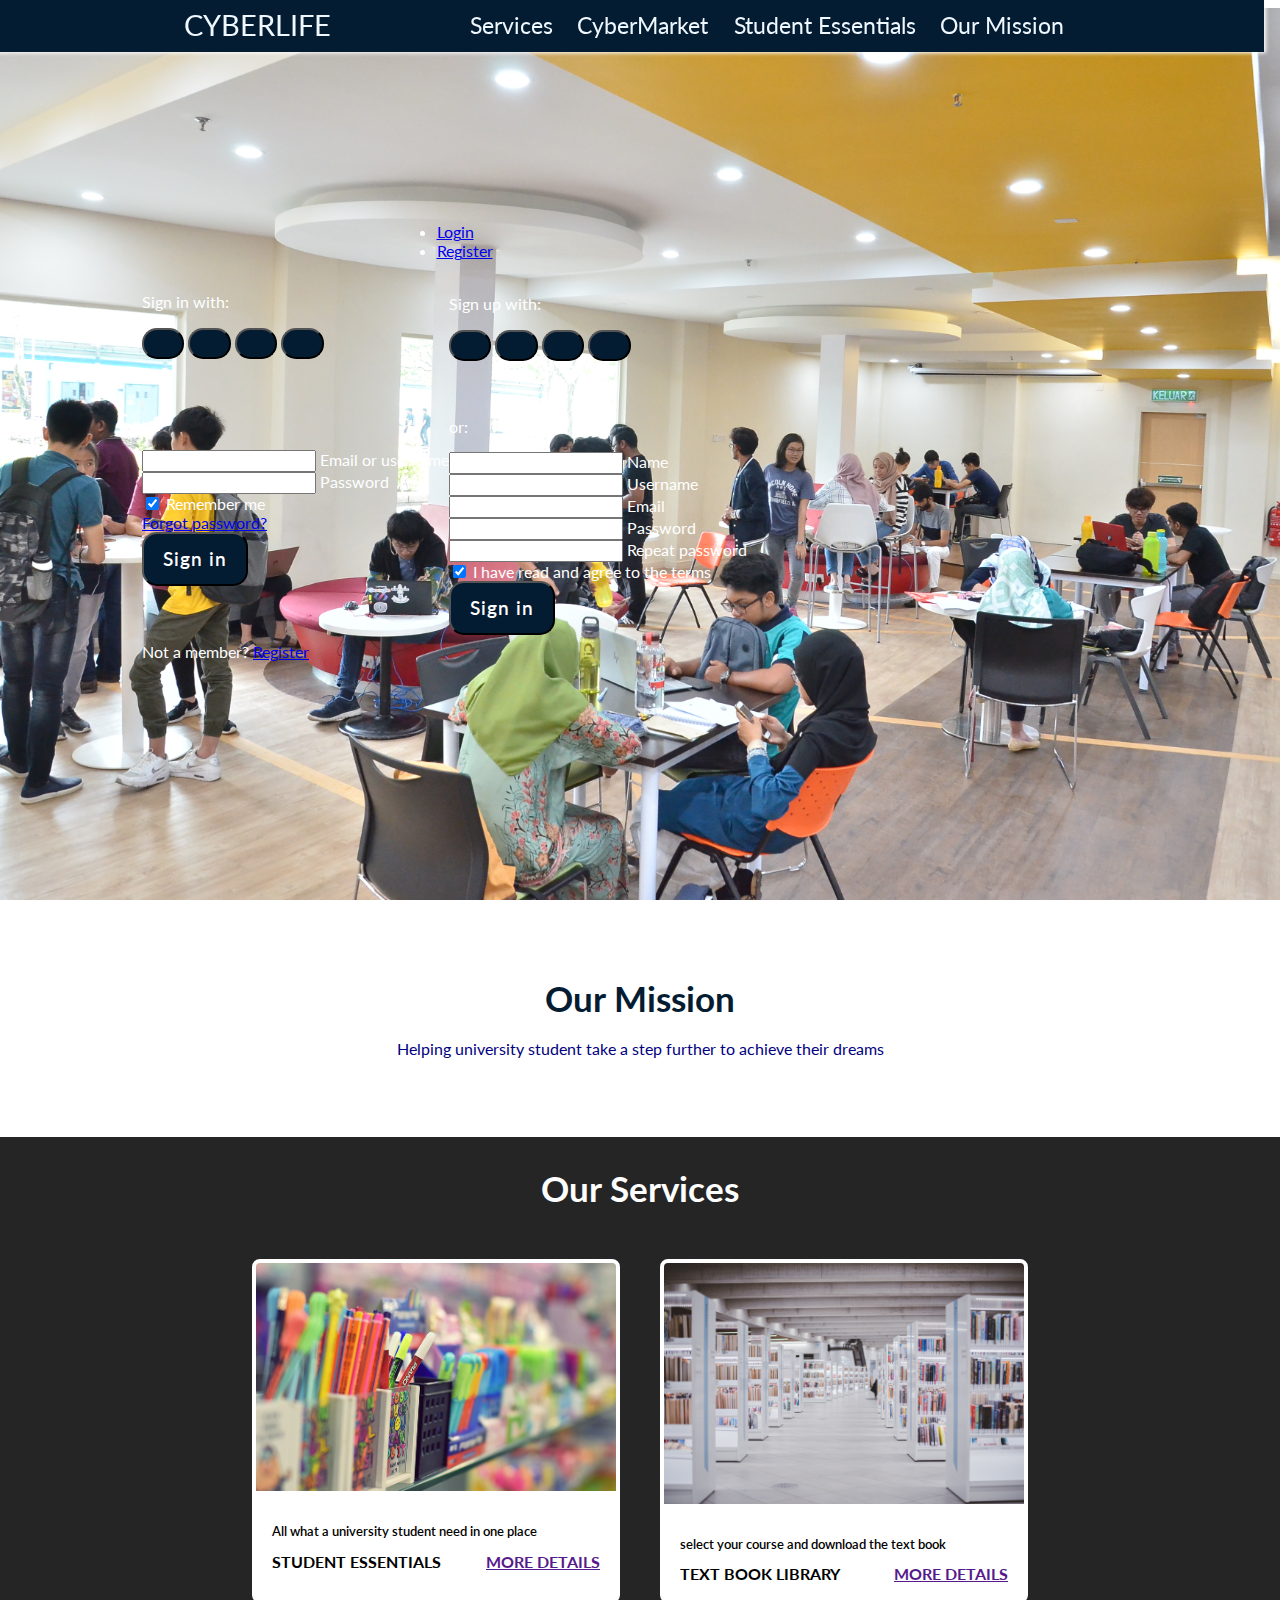
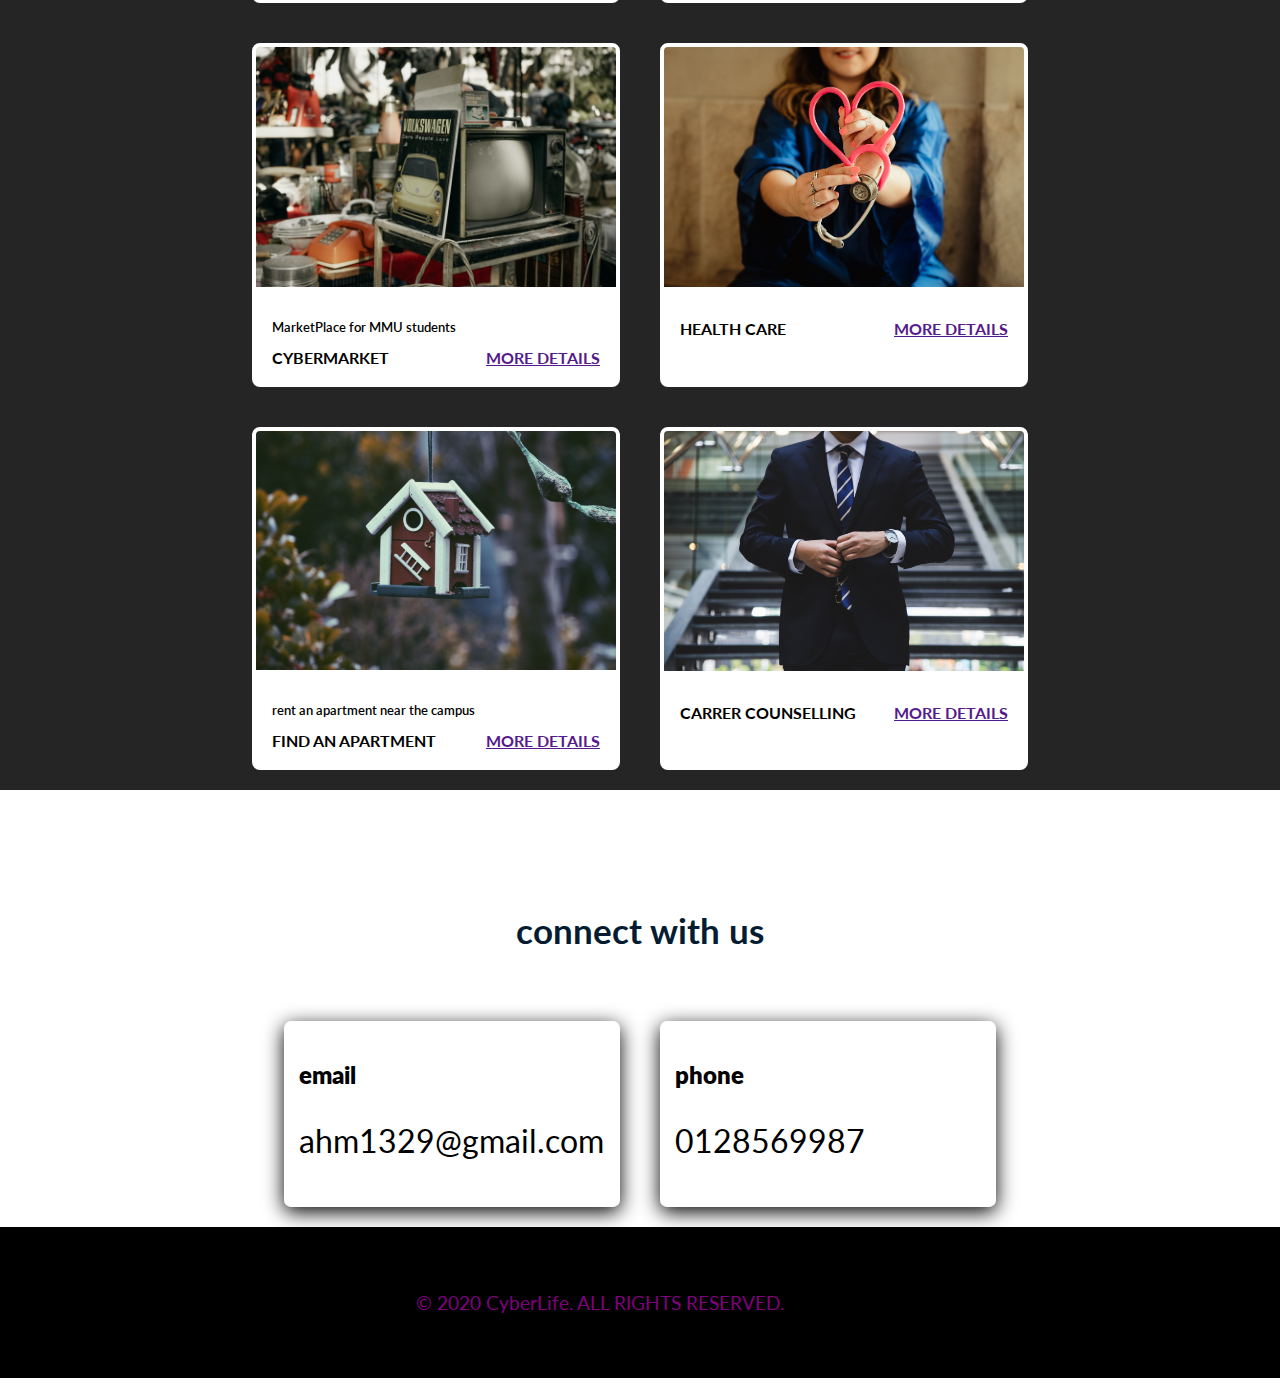
<file: index.html>
<!DOCTYPE html>
<html lang="en">
  <head>
    <meta charset="UTF-8" />
    <meta http-equiv="X-UA-Compatible" content="IE=edge" />
    <meta name="viewport" content="width=device-width, initial-scale=1.0" />
    <link rel="stylesheet" href="cyberlife.css" />
    <link href="https://cdn.jsdelivr.net/npm/bootstrap@5.0.2/dist/css/bootstrap.min.css" rel="stylesheet" integrity="sha384-EVSTQN3/azprG1Anm3QDgpJLIm9Nao0Yz1ztcQTwFspd3yD65VohhpuuCOmLASjC" crossorigin="anonymous">
    <link rel="stylesheet" href="https://cdnjs.cloudflare.com/ajax/libs/font-awesome/6.2.0/css/all.min.css" integrity="sha512-xh6O/CkQoPOWDdYTDqeRdPCVd1SpvCA9XXcUnZS2FmJNp1coAFzvtCN9BmamE+4aHK8yyUHUSCcJHgXloTyT2A==" crossorigin="anonymous" referrerpolicy="no-referrer" />
    <title>CyberLife </title>
    <link rel="icon" href="images/connectdevelop.svg" type="image/icon type"> 
 
  </head>
  <!-- header and main menu with logo -->
  <body>
    <header>
      <a href=" " class="logo">CyberLife</a>
      <nav>
        <a href="#services">Services</a>
        <a href="#projects">CyberMarket </a>
        <a href="#contact">Student Essentials</a>
        <a href="#ourmission" >Our Mission </a>
      </nav>
    </header>

    <!-- Main section -->
    <section class="main">
      <div>
        <!-- <h2>hello Im Ahmed Sarhan <br /><span>Helping university student take a step further to achieve their dreams </span></h2>
        <h3>I build attractive websites</h3>
        <a href="#projects" class="btn"> view my work</a> -->

<!-- login promt -->
     <!-- Pills navs -->
    
<div class="login">

<ul class="nav nav-pills nav-justified mb-3" id="ex1" role="tablist">
    <li class="nav-item" role="presentation">
      <a class="nav-link active" id="tab-login" data-mdb-toggle="pill" href="#pills-login" role="tab"
        aria-controls="pills-login" aria-selected="true">Login</a>
    </li>
    <li class="nav-item" role="presentation">
      <a class="nav-link" id="tab-register" data-mdb-toggle="pill" href="#pills-register" role="tab"
        aria-controls="pills-register" aria-selected="false">Register</a>
    </li>
  </ul>
  <!-- Pills navs -->
  
  <!-- Pills content -->
  <div class="tab-content form " >
    <div class="tab-pane fade show active" id="pills-login" role="tabpanel" aria-labelledby="tab-login">
      <form>
        <div class="text-center mb-3">
          <p>Sign in with:</p>
          <button type="button" class="btn btn-link btn-floating mx-1">
            <i class="fab fa-facebook-f"></i>
          </button>
  
          <button type="button" class="btn btn-link btn-floating mx-1">
            <i class="fab fa-google"></i>
          </button>
  
          <button type="button" class="btn btn-link btn-floating mx-1">
            <i class="fab fa-twitter"></i>
          </button>
  
          <button type="button" class="btn btn-link btn-floating mx-1">
            <i class="fab fa-github"></i>
          </button>
        </div>
  
        <p class="text-center">or:</p>
  
        <!-- Email input -->
        <div class="form-outline mb-4">
          <input type="email" id="loginName" class="form-control" />
          <label class="form-label" for="loginName">Email or username</label>
        </div>
  
        <!-- Password input -->
        <div class="form-outline mb-4">
          <input type="password" id="loginPassword" class="form-control" />
          <label class="form-label" for="loginPassword">Password</label>
        </div>
  
        <!-- 2 column grid layout -->
        <div class="row mb-4">
          <div class="col-md-6 d-flex justify-content-center">
            <!-- Checkbox -->
            <div class="form-check mb-3 mb-md-0">
              <input class="form-check-input" type="checkbox" value="" id="loginCheck" checked />
              <label class="form-check-label" for="loginCheck"> Remember me </label>
            </div>
          </div>
  
          <div class="col-md-6 d-flex justify-content-center">
            <!-- Simple link -->
            <a href="#!">Forgot password?</a>
          </div>
        </div>
  
        <!-- Submit button -->
        <button type="submit" class="btn btn-primary btn-block mb-4">Sign in</button>
  
        <!-- Register buttons -->
        <div class="text-center">
          <p>Not a member? <a href="#!">Register</a></p>
        </div>
      </form>
    </div>
    <div class="tab-pane fade" id="pills-register" role="tabpanel" aria-labelledby="tab-register">
      <form>
        <div class="text-center mb-3">
          <p>Sign up with:</p>
          <button type="button" class="btn btn-link btn-floating mx-1">
            <i class="fab fa-facebook-f"></i>
          </button>
  
          <button type="button" class="btn btn-link btn-floating mx-1">
            <i class="fab fa-google"></i>
          </button>
  
          <button type="button" class="btn btn-link btn-floating mx-1">
            <i class="fab fa-twitter"></i>
          </button>
  
          <button type="button" class="btn btn-link btn-floating mx-1">
            <i class="fab fa-github"></i>
          </button>
        </div>
  
        <p class="text-center">or:</p>
  
        <!-- Name input -->
        <div class="form-outline mb-4">
          <input type="text" id="registerName" class="form-control" />
          <label class="form-label" for="registerName">Name</label>
        </div>
  
        <!-- Username input -->
        <div class="form-outline mb-4">
          <input type="text" id="registerUsername" class="form-control" />
          <label class="form-label" for="registerUsername">Username</label>
        </div>
  
        <!-- Email input -->
        <div class="form-outline mb-4">
          <input type="email" id="registerEmail" class="form-control" />
          <label class="form-label" for="registerEmail">Email</label>
        </div>
  
        <!-- Password input -->
        <div class="form-outline mb-4">
          <input type="password" id="registerPassword" class="form-control" />
          <label class="form-label" for="registerPassword">Password</label>
        </div>
  
        <!-- Repeat Password input -->
        <div class="form-outline mb-4">
          <input type="password" id="registerRepeatPassword" class="form-control" />
          <label class="form-label" for="registerRepeatPassword">Repeat password</label>
        </div>
  
        <!-- Checkbox -->
        <div class="form-check d-flex justify-content-center mb-4">
          <input class="form-check-input me-2" type="checkbox" value="" id="registerCheck" checked
            aria-describedby="registerCheckHelpText" />
          <label class="form-check-label" for="registerCheck">
            I have read and agree to the terms
          </label>
        </div>
  
        <!-- Submit button -->
        <button type="submit" class="btn btn-primary btn-block mb-3">Sign in</button>
      </form>
    </div>
  </div>
  <!-- Pills content -->

</div>
  <!-- end of login promt -->


        <div class="social-icons">
          <a href=""> <i class="fa-brands fa-github"></i></a>
          <a href=""><i class="fa-brands fa-linkedin"></i></a>
          <a href=""><i class="fa-brands fa-instagram"></i></a>
          <a href=""><i class="fa-brands fa-youtube"></i></a>
        </div>
      </div>
    </section>

    <!-- services section -->
    <section class="cards-services" id="services">
        <h2 class="title"><a href=""><i class="fa-solid fa-star"></i></a>Our Mission <a href=""><i class="fa-solid fa-star"></i></a></h2>
        <h2></h2>
        <div class="content" id="mission">

             Helping university student take a step further to achieve their dreams



        </div>

    </section>
    <!-- projects section -->
    <section class="projects" id="projects">
        <h2 class="title">
            Our Services
        </h2>
        <div class="content">

            <div class="project-card">
                <div class="projects-image">
                    <img src="images/lumensoft-technologies-pSz3JFTDZMA-unsplash.jpg" alt="cyber">
                </div>
                <div class="project-info">
                    <p class="project-category">All what a university student need in one place</p>
                    <strong class="project-title"><span>Student Essentials </span><a href="" class="">more details</a></strong>
                </div>
            </div>
            <div class="project-card">
                <div class="projects-image">
                    <img src="images/ryunosuke-kikuno-FKqxZ58bVjU-unsplash.jpg" alt="cyber">
                </div>
                <div class="project-info">
                    <p class="project-category"> select your course and download the text book</p>
                    <strong class="project-title"><span>Text book library</span><a href="" class="">more details</a></strong>
                </div>
            </div>
            <div class="project-card">
                <div class="projects-image">
                    <img src="images/indira-tjokorda-zzzItR1kW7Q-unsplash.jpg" alt="cyber">
                </div>
                <div class="project-info">
                    <p class="project-category">MarketPlace for MMU students</p>
                    <strong class="project-title"><span>CyberMarket</span><a href="" class="">more details</a></strong>
                </div>
            </div>
            <div class="project-card">
                <div class="projects-image">
                    <img src="images/patty-brito-Y-3Dt0us7e0-unsplash.jpg" alt="cyber">
                </div>
                <div class="project-info">
                    <p class="project-category"></p>
                    <strong class="project-title"><span>Health Care</span><a href="" class="">more details</a></strong>
                </div>
            </div>
            <div class="project-card">
                <div class="projects-image">
                    <img src="images/harmen-jelle-van-mourik-0yfWDwHOB0g-unsplash.jpg" alt="cyber">
                </div>
                <div class="project-info">
                    <p class="project-category">rent an apartment near the campus</p>
                    <strong class="project-title"><span>Find an apartment</span><a href="" class="">more details</a></strong>
                </div>
            </div>
            <div class="project-card">
                <div class="projects-image">
                    <img src="images/hunters-race-MYbhN8KaaEc-unsplash.jpg" alt="cyber">
                </div>
                <div class="project-info">
                    <p class="project-category"></p>
                    <strong class="project-title"><span>Carrer Counselling </span><a href="" class="">more details</a></strong>
                </div>
            </div>

        </div>
    </section>
    <!-- contact section -->
    <section class="cards contact" id="contact">
        <h2 class="title">connect with us <i class="fa-brands fa-connectdevelop"></i></h2>
        <div class="content">

            <div class="card">
                <div class="icon"><i class="fa-solid fa-envelope"></i></div>
                <div class="info">
                    
                    <h3>email</h3>
                    <p>ahm1329@gmail.com</p>
                </div>

            </div>
            <div class="card">
                <div class="icon">
                    <a href=""></a> <i class="fa-solid fa-mobile-screen-button"></i></a>
                </div>
                <div class="info">
                    <h3>phone</h3>
                    <p> 0128569987</p>
                </div>

            </div>



    </section>

    <!-- footer section -->
    <footer class="footer">
        <p class="footer-title"> <span>© 2020 CyberLife. ALL RIGHTS RESERVED.</span></p>

        <div class="social-icons footer-icons">
            <a href=""> <i class="fa-brands fa-github"></i></a>
            <a href=""><i class="fa-brands fa-linkedin"></i></a>
            <a href=""><i class="fa-brands fa-instagram"></i></a>
            <a href=""><i class="fa-brands fa-youtube"></i></a>

        </div>


    </footer>
</body>

</html>
</file>
<file: cyberlife.css>
/* google fonts */
@import url('https://fonts.googleapis.com/css2?family=Lato:ital,wght@0,100;0,300;0,400;1,100;1,300;1,400&family=Roboto:ital,wght@0,100;0,300;0,400;0,500;0,700;1,100;1,300;1,400;1,500&display=swap');

/* All selector */
* {

    font-family: 'Lato', sans-serif;
    box-sizing: border-box;
    scroll-behavior: smooth;

}

body {
    margin-left: -8px;
    margin-right: -8px;
}

/* header */
header {

    background-color: #041C32;
    width: 100%;
    position: fixed;
    display: flex;
    z-index: 1000;
    justify-content: space-between;
    /* space between a and nav bar */
    align-items: center;
    padding: 10px 200px;
    color: white;
    box-shadow: rgb(255 255 255) 2px 1px 4px 0px;
    margin-top: -10px;
    margin-left: -8px;
    margin-right: -8px;
}


.logo {
    color: aliceblue;
    text-decoration: none;
    text-transform: uppercase;
    font-size: 1.8em;
}

nav a {
    text-decoration: none;
    color: aliceblue;
    font-size: 1.45em;
    padding-left: 20px;
}

nav a:hover {

    color: blueviolet;
}

/* main section style */

section {
    /* padding-top: 100px; */
    padding: 0 150px 0 150px;
    color: white;
}

.main {
    width: 100%;
    min-height: 100vh;
    /* vh vp responsive */
    display: flex;
    align-items: center;
    /* align-items works only with flex */
    background: url( images/Learning-Point-3-2.jpg) no-repeat;
    background-size: cover;
    background-position: center;
    background-attachment: fixed;
}

.login{
    display:flexbox;
    align-items: center;
    justify-content: center;
    justify-items: center;
    align-content: center;

}
    .form{
        display:flex;
        align-items: center;
        justify-content: center;
        justify-items: center;
        align-content: center;
        
    }
.main h2 {

    font-size: 2em;
    font-weight: 500;
}

.main h2 span {
    display: inline-block;
    font-size: 1.5em;
    font-weight: 600;
    margin-top: 20px;
    color: #9b05ff;
    text-shadow: 3px 3px 1px #041C32;

}
.cards-services{
    padding: 10px 0 50px;
}

.cards-services a{
    color: #ffd000;
}
.main h3 {

    font-size: 2em;
    letter-spacing: 1px;
    margin bottom: 20px;
}

.main .btn {
    color: white;
    background-color: #041C32;
    text-decoration: none;
    font-size: 1.2em;
    font-weight: 600;
    display: inline-block;
    padding: 0.7em 1em;
    letter-spacing: 1px;
    border-radius: 15px;
    margin-bottom: 40px;
    transition: 0.6s;
}

.main .btn:hover {

    background-color: rgb(0, 0, 95);
    transform: scale(1.1);

}

.social-icons a {

    font-size: 1.7em;
    padding-right: 20px;
    color: #ffffff;
}

.social-icons a:hover {
    color: rgb(255, 8, 255);

}

.cards .card {
    color: black;
}

.title {
    display: flex;
    justify-content: center;
    color: #041C32;
    font-size: 2.2em;
    font-weight: 700;
    margin-bottom: 20px;
    padding-top: 30px;
}

.content {

    display: flex;
    justify-content: center;
    flex-direction: row;
    flex-wrap: wrap;

}

#mission{
    color:navy;
}

.projects h2 {
    color: white;
}

.card {
    background-color: white;
    width: 21em;
    box-shadow: 0 5px 20px rgba(1, 1, 1, 15);
    border-radius: 7px;
    padding: 15px;
    margin: 20px;
    transition: 0.7s ease;
}

.card:hover {
    transform: scale(1.1);
}

.cards {
    padding-left: 150px;
}

.icon {
    color: #000000;
    text-align: center;
    font-size: 4em;
}

.info h3 {
    font-size: 1.5em;
    font-weight: 800;
}

/* projects section styling */
.projects {
    background-color: rgb(37, 37, 37);
    width: 100%;
}

.projects .content {
    margin-top: 30px;


}

.project-card {
    background-color: white;
    border: 4px solid white;
    min-height: 14em;
    color: black;
    width: 23em;
    overflow: hidden;
    border-radius: 8px;
    transition: 0.8s ease;
    margin: 20px;
}

.project-card:hover {
    transform: scale(1.1);
}

.project-image img {
    width: 100%;
}

img {
    width: 100%;
}

.project-card:hover img {
    opacity: 0.93;
}

.project-info {
    padding: 1em;
}

.project-category {
    font-size: 0.8em;
    font-weight: 600;
}

.project-title {

    display: flex;
    justify-content: space-between;
    text-transform: uppercase;
    margin-top: 10px;
}
/* services seciton styling */
.services .icon{
color: black;
}

/* 

section styling */
.contact .icon {

    font-size: 4.5em;

}
.contact h2{
    padding:90px 0 30px;

}
.contact .info h3 {
    color: black;
}

.contact .info p {
    font-size: 2em;
}

/* footer styling */
.footer {
    background-color: black;
    color: white;
    padding: 3em;
    display: flex;
    justify-content: space-between;
    align-items: center;
    justify-content: center;
}

.footer-title {
    font-size: 1em;
}

.footer-title span {

    font-size: 1.2em;
    color: purple;

}

.footer .social-icons a {
    font-size: 1.4em;
    color: white;
}

.footer .social-icons a:hover {
    color: rgb(255, 8, 255);

}

/* Media Query */
/* @media (max-width :1023px) {

    header {
        padding: 10px 20px;
    }

    .navigation a {
        padding-left:
            5px;
    }

    .title {
        font-size: 1.2em;
    }

    .section {
        padding: 80px 20px;
    }


    .main-content h2 {
        font-size: 1em;

    }

    .main-content h3 {
        font-size: 1.67em;
    }

    .content {
        flex-direction: column;
        align-items: center;
    }
}



@media (max-width:641px) {



    body {
        font-size: 12px;
    }
    .main-content h2{
        font-size: 0.8em;

    }
    .main-content h3{
        font-size: 10px;
    }
}

@media (max-width:300px){

    body{
        font-size: 10px;
    }

} */
</file>
